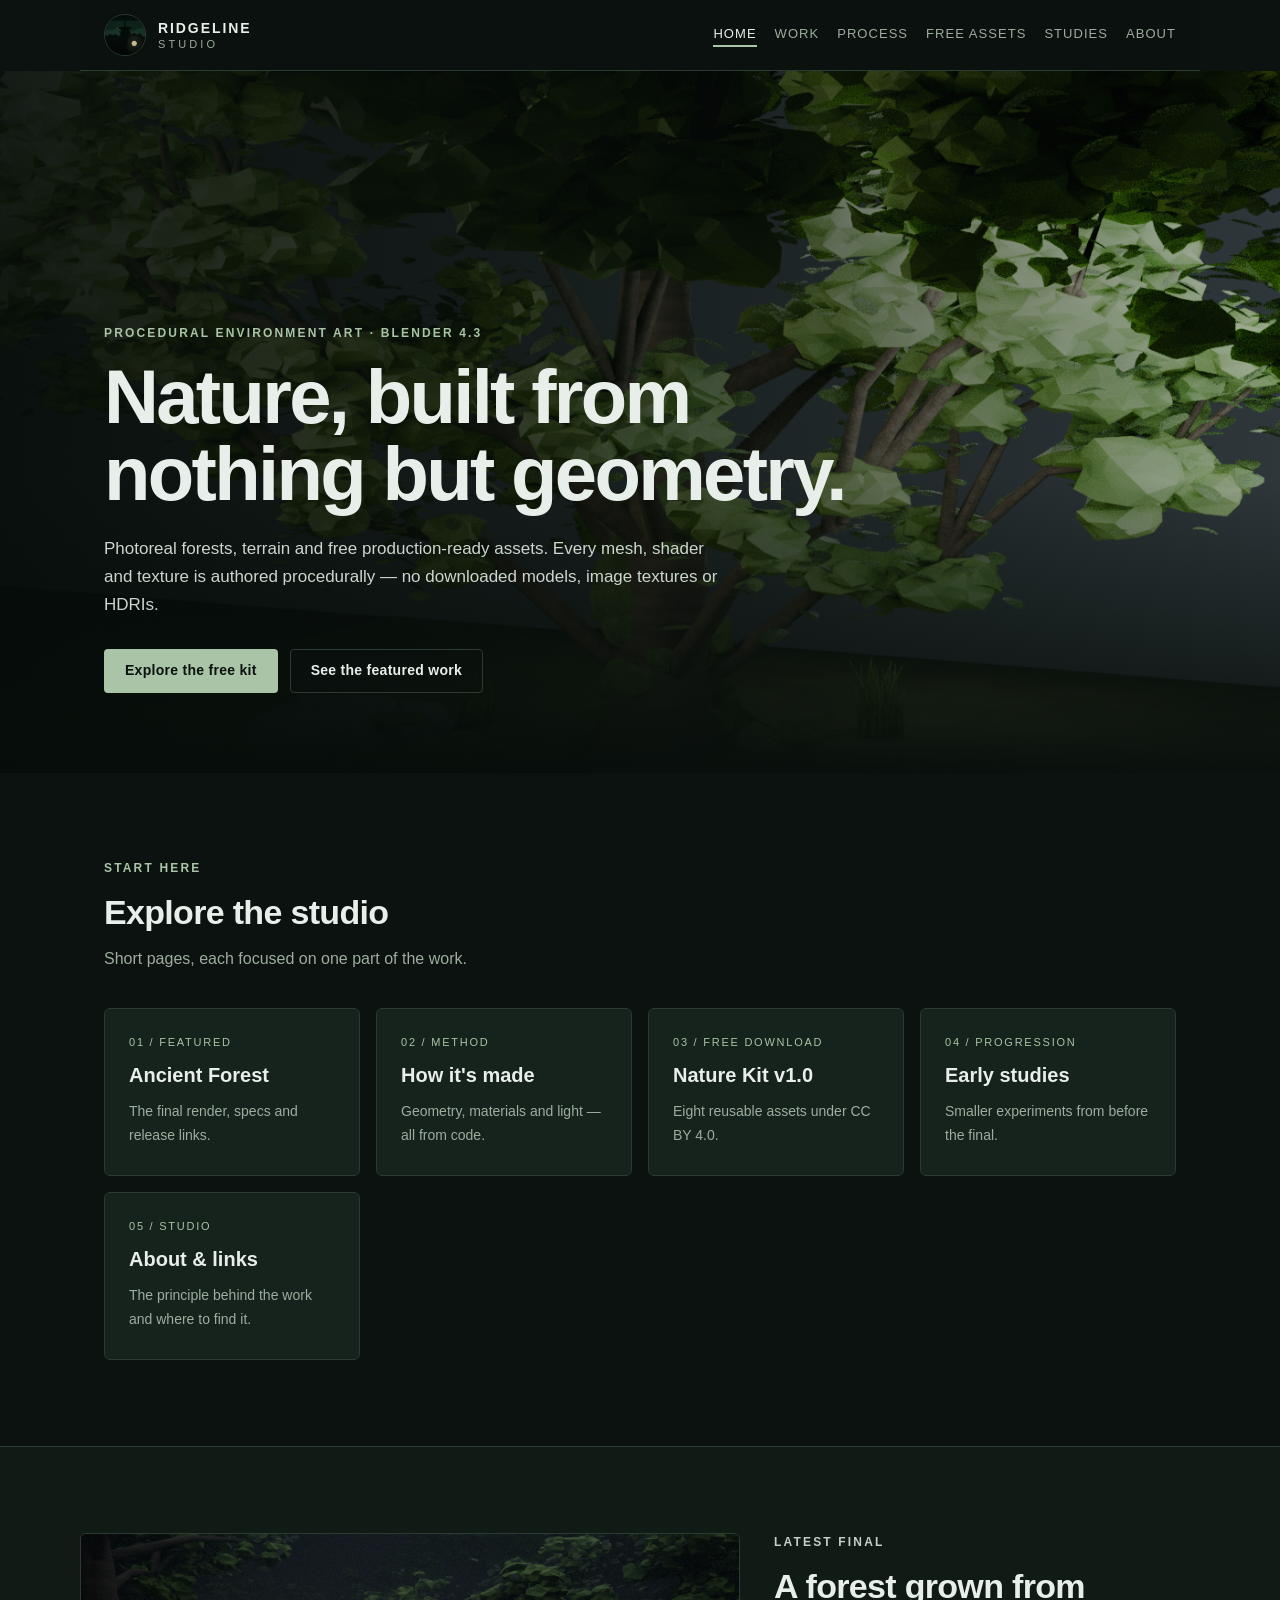
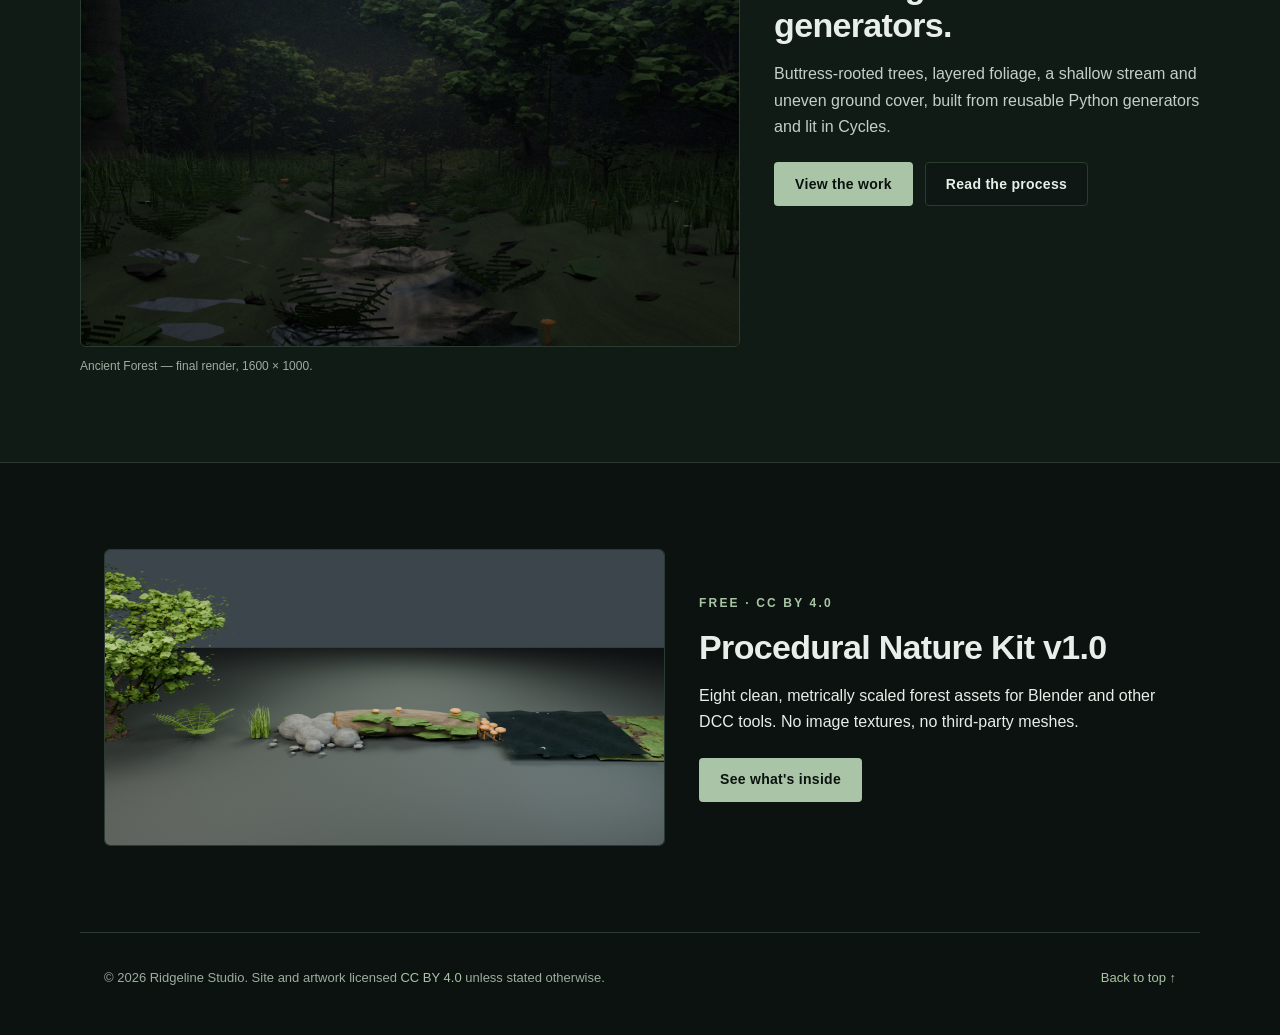
<file: index.html>
<!doctype html>
<html lang="en">
<head>
  <meta charset="utf-8">
  <meta name="viewport" content="width=device-width, initial-scale=1">
  <title>Ridgeline Studio — Procedural Nature Art &amp; Free Blender Assets</title>
  <meta name="description" content="Ridgeline Studio creates photoreal procedural nature environments and free Blender assets, authored entirely in Blender with no downloaded models, image textures or HDRIs.">
  <meta name="author" content="Ridgeline Studio">
  <meta name="robots" content="index, follow, max-image-preview:large">
  <meta name="theme-color" content="#0b120f">
  <link rel="canonical" href="https://ridgeline-studio.github.io/">
  <link rel="sitemap" type="application/xml" href="/sitemap.xml">
  <meta property="og:site_name" content="Ridgeline Studio">
  <meta property="og:title" content="Ridgeline Studio — Procedural Nature Art">
  <meta property="og:description" content="Photoreal procedural environments and a free CC BY 4.0 Blender nature kit.">
  <meta property="og:image" content="https://ridgeline-studio.github.io/hero.png">
  <meta property="og:url" content="https://ridgeline-studio.github.io/">
  <meta property="og:type" content="website">
  <meta name="twitter:card" content="summary_large_image">
  <meta name="twitter:title" content="Ridgeline Studio — Procedural Nature Art">
  <meta name="twitter:description" content="Photoreal procedural environments and a free CC BY 4.0 Blender nature kit.">
  <meta name="twitter:image" content="https://ridgeline-studio.github.io/hero.png">
  <link rel="icon" href="pfp.png" type="image/png">
  <link rel="stylesheet" href="styles.css">
  <script type="application/ld+json">
    {
      "@context": "https://schema.org",
      "@type": "Organization",
      "name": "Ridgeline Studio",
      "url": "https://ridgeline-studio.github.io/",
      "logo": "https://ridgeline-studio.github.io/pfp.png",
      "description": "Procedural environment art and free Blender nature assets.",
      "sameAs": [
        "https://ridgelinestudio.itch.io",
        "https://www.deviantart.com/ridgelinestudio",
        "https://www.pixiv.net/en/users/131241114",
        "https://github.com/ridgeline-studio"
      ]
    }
  </script>
</head>
<body>
  <a class="skip-link" href="#main">Skip to main content</a>

  <header class="site-header">
    <a class="brand" href="index.html" aria-label="Ridgeline Studio home">
      <img src="pfp.png" alt="Ridgeline Studio mark" width="42" height="42">
      <span class="brand-text"><strong>Ridgeline</strong><span>Studio</span></span>
    </a>
    <nav aria-label="Main navigation">
      <a href="index.html" aria-current="page">Home</a>
      <a href="work.html">Work</a>
      <a href="process.html">Process</a>
      <a href="assets.html">Free assets</a>
      <a href="studies.html">Studies</a>
      <a href="about.html">About</a>
    </nav>
  </header>

  <main id="main">
    <section class="hero" aria-labelledby="hero-title">
      <img class="hero-image" src="hero.png" alt="Close-up of a procedurally modelled ancient tree with buttress roots and moss">
      <div class="hero-shade"></div>
      <div class="hero-content">
        <p class="eyebrow">Procedural environment art · Blender 4.3</p>
        <h1 id="hero-title">Nature, built from<br>nothing but geometry.</h1>
        <p class="hero-copy">Photoreal forests, terrain and free production-ready assets. Every mesh, shader and texture is authored procedurally — no downloaded models, image textures or HDRIs.</p>
        <div class="actions">
          <a class="button primary" href="assets.html">Explore the free kit</a>
          <a class="button secondary" href="work.html">See the featured work</a>
        </div>
      </div>
    </section>

    <section class="section" aria-labelledby="explore-title">
      <div class="section-head">
        <p class="eyebrow">Start here</p>
        <h2 id="explore-title">Explore the studio</h2>
        <p>Short pages, each focused on one part of the work.</p>
      </div>
      <div class="cards">
        <a class="card" href="work.html">
          <span class="card-kicker">01 / Featured</span>
          <strong>Ancient Forest</strong>
          <span>The final render, specs and release links.</span>
        </a>
        <a class="card" href="process.html">
          <span class="card-kicker">02 / Method</span>
          <strong>How it's made</strong>
          <span>Geometry, materials and light — all from code.</span>
        </a>
        <a class="card" href="assets.html">
          <span class="card-kicker">03 / Free download</span>
          <strong>Nature Kit v1.0</strong>
          <span>Eight reusable assets under CC BY 4.0.</span>
        </a>
        <a class="card" href="studies.html">
          <span class="card-kicker">04 / Progression</span>
          <strong>Early studies</strong>
          <span>Smaller experiments from before the final.</span>
        </a>
        <a class="card" href="about.html">
          <span class="card-kicker">05 / Studio</span>
          <strong>About &amp; links</strong>
          <span>The principle behind the work and where to find it.</span>
        </a>
      </div>
    </section>

    <section class="section tinted" aria-labelledby="featured-title">
      <div class="feature">
        <figure>
          <img src="forest.png" alt="Ancient forest render with a shallow stream, grasses, roots and dense foliage" loading="lazy" decoding="async">
          <figcaption>Ancient Forest — final render, 1600 × 1000.</figcaption>
        </figure>
        <div class="feature-text">
          <p class="eyebrow">Latest final</p>
          <h2 id="featured-title">A forest grown from generators.</h2>
          <p>Buttress-rooted trees, layered foliage, a shallow stream and uneven ground cover, built from reusable Python generators and lit in Cycles.</p>
          <div class="actions small">
            <a class="button primary" href="work.html">View the work</a>
            <a class="button secondary" href="process.html">Read the process</a>
          </div>
        </div>
      </div>
    </section>

    <section class="section" aria-labelledby="kit-title">
      <div class="kit">
        <img src="kit.png" alt="Contact sheet showing the eight assets in the Procedural Nature Kit" loading="lazy" decoding="async">
        <div class="kit-body">
          <p class="eyebrow">Free · CC BY 4.0</p>
          <h2 id="kit-title">Procedural Nature Kit v1.0</h2>
          <p>Eight clean, metrically scaled forest assets for Blender and other DCC tools. No image textures, no third-party meshes.</p>
          <div class="actions small">
            <a class="button primary" href="assets.html">See what's inside</a>
          </div>
        </div>
      </div>
    </section>
  </main>

  <footer>
    <p>© 2026 Ridgeline Studio. Site and artwork licensed <a href="https://creativecommons.org/licenses/by/4.0/">CC BY 4.0</a> unless stated otherwise.</p>
    <p><a href="#main">Back to top ↑</a></p>
  </footer>
</body>
</html>
</file>
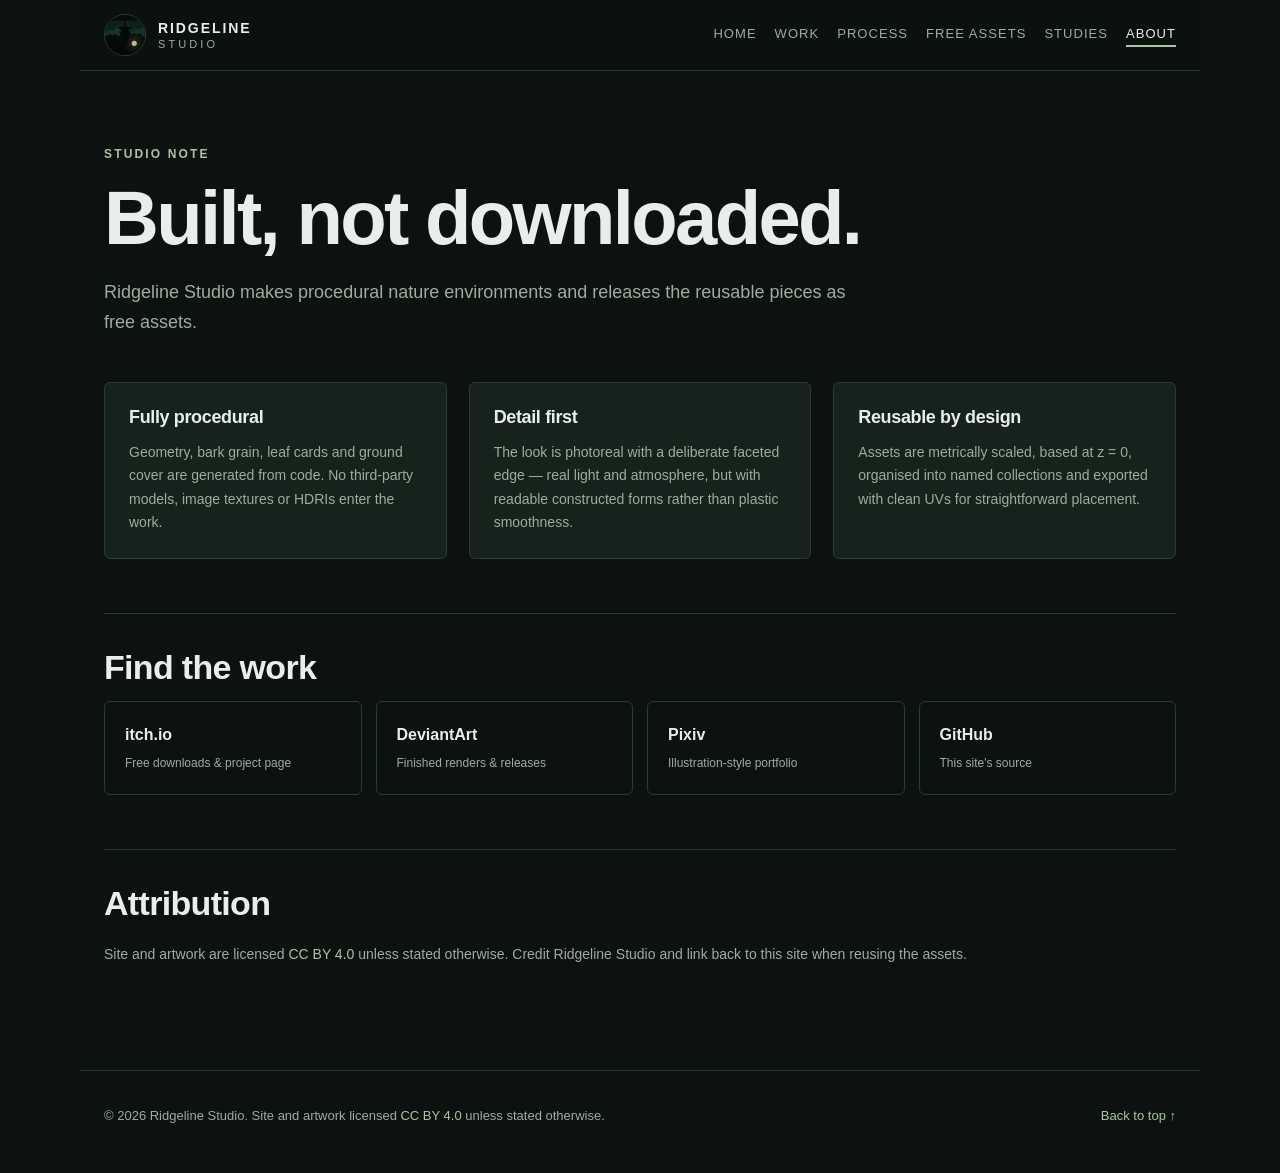
<file: about.html>
<!doctype html>
<html lang="en">
<head>
  <meta charset="utf-8">
  <meta name="viewport" content="width=device-width, initial-scale=1">
  <title>About &amp; Links — Ridgeline Studio</title>
  <meta name="description" content="The principle behind Ridgeline Studio: fully procedural nature art and free Blender assets, plus links to the work across platforms.">
  <meta name="author" content="Ridgeline Studio">
  <meta name="robots" content="index, follow">
  <meta name="theme-color" content="#0b120f">
  <link rel="canonical" href="https://ridgeline-studio.github.io/about.html">
  <link rel="sitemap" type="application/xml" href="/sitemap.xml">
  <meta property="og:title" content="About &amp; Links — Ridgeline Studio">
  <meta property="og:description" content="Built, not downloaded. Procedural environment art and free Blender assets.">
  <meta property="og:image" content="https://ridgeline-studio.github.io/pfp.png">
  <meta property="og:url" content="https://ridgeline-studio.github.io/about.html">
  <meta property="og:type" content="website">
  <meta name="twitter:card" content="summary">
  <link rel="icon" href="pfp.png" type="image/png">
  <link rel="stylesheet" href="styles.css">
</head>
<body>
  <a class="skip-link" href="#main">Skip to main content</a>
  <header class="site-header">
    <a class="brand" href="index.html" aria-label="Ridgeline Studio home">
      <img src="pfp.png" alt="Ridgeline Studio mark" width="42" height="42">
      <span class="brand-text"><strong>Ridgeline</strong><span>Studio</span></span>
    </a>
    <nav aria-label="Main navigation">
      <a href="index.html">Home</a>
      <a href="work.html">Work</a>
      <a href="process.html">Process</a>
      <a href="assets.html">Free assets</a>
      <a href="studies.html">Studies</a>
      <a href="about.html" aria-current="page">About</a>
    </nav>
  </header>

  <main id="main">
    <section class="page" aria-labelledby="about-title">
      <div class="page-head">
        <p class="eyebrow">Studio note</p>
        <h1 id="about-title">Built, not downloaded.</h1>
        <p>Ridgeline Studio makes procedural nature environments and releases the reusable pieces as free assets.</p>
      </div>

      <div class="about-grid">
        <article>
          <h2>Fully procedural</h2>
          <p>Geometry, bark grain, leaf cards and ground cover are generated from code. No third-party models, image textures or HDRIs enter the work.</p>
        </article>
        <article>
          <h2>Detail first</h2>
          <p>The look is photoreal with a deliberate faceted edge — real light and atmosphere, but with readable constructed forms rather than plastic smoothness.</p>
        </article>
        <article>
          <h2>Reusable by design</h2>
          <p>Assets are metrically scaled, based at z = 0, organised into named collections and exported with clean UVs for straightforward placement.</p>
        </article>
      </div>

      <div class="sub-block">
        <h2>Find the work</h2>
        <div class="link-grid">
          <a href="https://ridgelinestudio.itch.io">
            <strong>itch.io</strong>
            <span>Free downloads &amp; project page</span>
          </a>
          <a href="https://www.deviantart.com/ridgelinestudio">
            <strong>DeviantArt</strong>
            <span>Finished renders &amp; releases</span>
          </a>
          <a href="https://www.pixiv.net/en/users/131241114">
            <strong>Pixiv</strong>
            <span>Illustration-style portfolio</span>
          </a>
          <a href="https://github.com/ridgeline-studio/ridgeline-studio.github.io">
            <strong>GitHub</strong>
            <span>This site's source</span>
          </a>
        </div>
      </div>

      <div class="sub-block">
        <h2>Attribution</h2>
        <p class="note">Site and artwork are licensed <a href="https://creativecommons.org/licenses/by/4.0/">CC BY 4.0</a> unless stated otherwise. Credit Ridgeline Studio and link back to this site when reusing the assets.</p>
      </div>
    </section>
  </main>

  <footer>
    <p>© 2026 Ridgeline Studio. Site and artwork licensed <a href="https://creativecommons.org/licenses/by/4.0/">CC BY 4.0</a> unless stated otherwise.</p>
    <p><a href="#main">Back to top ↑</a></p>
  </footer>
</body>
</html>
</file>
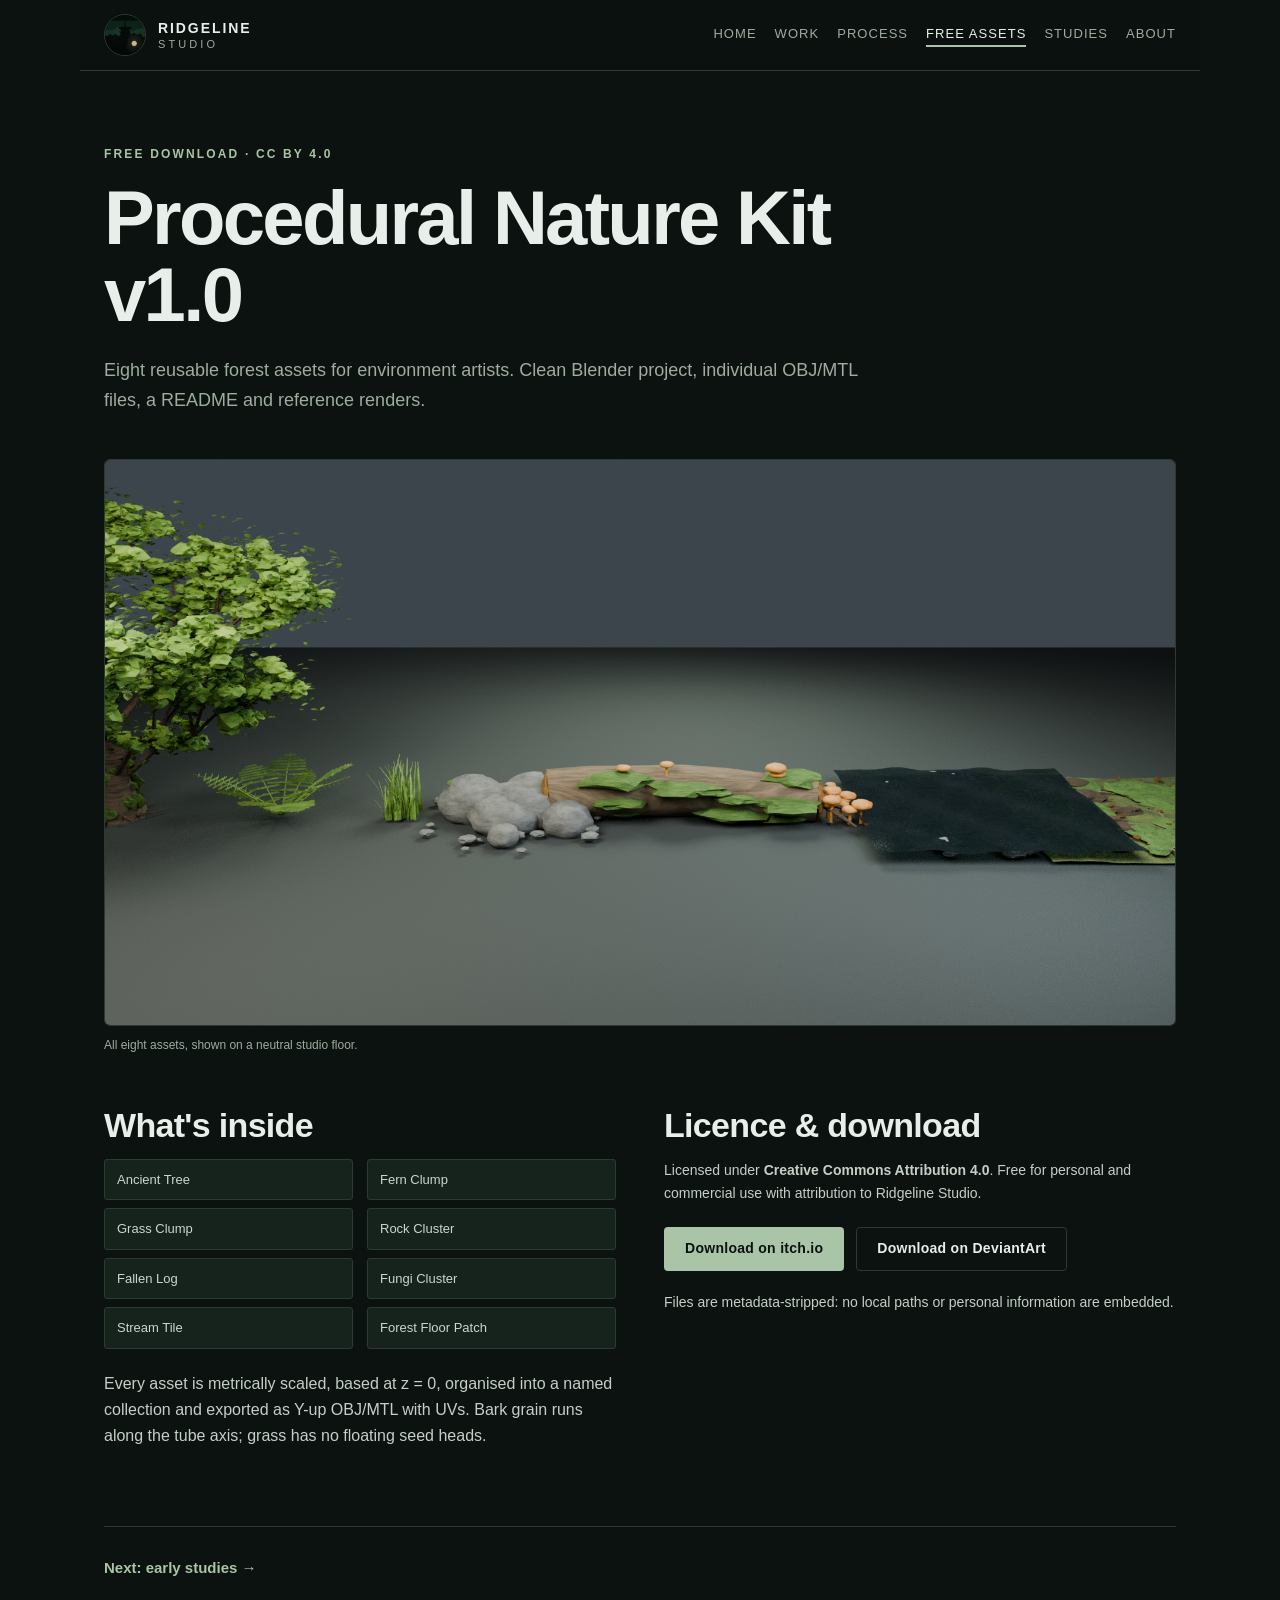
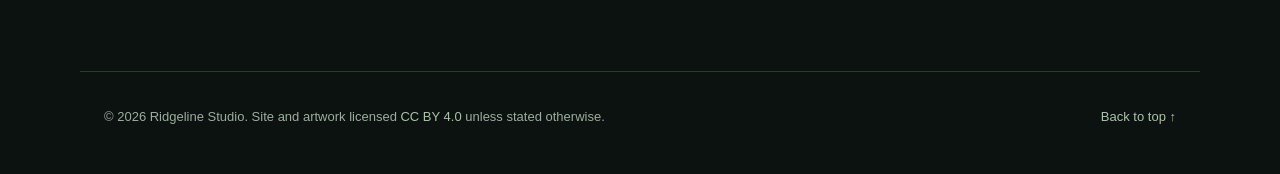
<file: assets.html>
<!doctype html>
<html lang="en">
<head>
  <meta charset="utf-8">
  <meta name="viewport" content="width=device-width, initial-scale=1">
  <title>Free Assets — Ridgeline Studio</title>
  <meta name="description" content="Download the Procedural Nature Kit v1.0: eight CC BY 4.0 forest assets for Blender, with OBJ/MTL files, a Blender project and reference renders.">
  <meta name="author" content="Ridgeline Studio">
  <meta name="robots" content="index, follow, max-image-preview:large">
  <meta name="theme-color" content="#0b120f">
  <link rel="canonical" href="https://ridgeline-studio.github.io/assets.html">
  <link rel="sitemap" type="application/xml" href="/sitemap.xml">
  <meta property="og:title" content="Procedural Nature Kit v1.0 — Ridgeline Studio">
  <meta property="og:description" content="Eight reusable forest assets for Blender, free under CC BY 4.0.">
  <meta property="og:image" content="https://ridgeline-studio.github.io/kit.png">
  <meta property="og:url" content="https://ridgeline-studio.github.io/assets.html">
  <meta property="og:type" content="website">
  <meta name="twitter:card" content="summary_large_image">
  <meta name="twitter:title" content="Procedural Nature Kit v1.0">
  <meta name="twitter:description" content="Eight reusable forest assets for Blender, free under CC BY 4.0.">
  <meta name="twitter:image" content="https://ridgeline-studio.github.io/kit.png">
  <link rel="icon" href="pfp.png" type="image/png">
  <link rel="stylesheet" href="styles.css">
</head>
<body>
  <a class="skip-link" href="#main">Skip to main content</a>
  <header class="site-header">
    <a class="brand" href="index.html" aria-label="Ridgeline Studio home">
      <img src="pfp.png" alt="Ridgeline Studio mark" width="42" height="42">
      <span class="brand-text"><strong>Ridgeline</strong><span>Studio</span></span>
    </a>
    <nav aria-label="Main navigation">
      <a href="index.html">Home</a>
      <a href="work.html">Work</a>
      <a href="process.html">Process</a>
      <a href="assets.html" aria-current="page">Free assets</a>
      <a href="studies.html">Studies</a>
      <a href="about.html">About</a>
    </nav>
  </header>

  <main id="main">
    <section class="page" aria-labelledby="assets-title">
      <div class="page-head">
        <p class="eyebrow">Free download · CC BY 4.0</p>
        <h1 id="assets-title">Procedural Nature Kit v1.0</h1>
        <p>Eight reusable forest assets for environment artists. Clean Blender project, individual OBJ/MTL files, a README and reference renders.</p>
      </div>

      <figure class="wide-figure">
        <img src="kit.png" alt="Contact sheet showing the eight assets in the Procedural Nature Kit">
        <figcaption>All eight assets, shown on a neutral studio floor.</figcaption>
      </figure>

      <div class="columns">
        <div>
          <h2>What's inside</h2>
          <div class="asset-grid">
            <span>Ancient Tree</span>
            <span>Fern Clump</span>
            <span>Grass Clump</span>
            <span>Rock Cluster</span>
            <span>Fallen Log</span>
            <span>Fungi Cluster</span>
            <span>Stream Tile</span>
            <span>Forest Floor Patch</span>
          </div>
          <p>Every asset is metrically scaled, based at z = 0, organised into a named collection and exported as Y-up OBJ/MTL with UVs. Bark grain runs along the tube axis; grass has no floating seed heads.</p>
        </div>
        <div>
          <h2>Licence &amp; download</h2>
          <p class="licence">Licensed under <strong>Creative Commons Attribution 4.0</strong>. Free for personal and commercial use with attribution to Ridgeline Studio.</p>
          <div class="actions small">
            <a class="button primary" href="https://ridgelinestudio.itch.io/procedural-nature-kit">Download on itch.io</a>
            <a class="button secondary" href="https://www.deviantart.com/ridgelinestudio/art/Procedural-Nature-Kit-%E2%80%94-8-Forest-Assets-%28Blender-OBJ%29-1412714314">Download on DeviantArt</a>
          </div>
          <p class="note">Files are metadata-stripped: no local paths or personal information are embedded.</p>
        </div>
      </div>

      <div class="next-link">
        <a href="studies.html">Next: early studies →</a>
      </div>
    </section>
  </main>

  <footer>
    <p>© 2026 Ridgeline Studio. Site and artwork licensed <a href="https://creativecommons.org/licenses/by/4.0/">CC BY 4.0</a> unless stated otherwise.</p>
    <p><a href="#main">Back to top ↑</a></p>
  </footer>
</body>
</html>
</file>
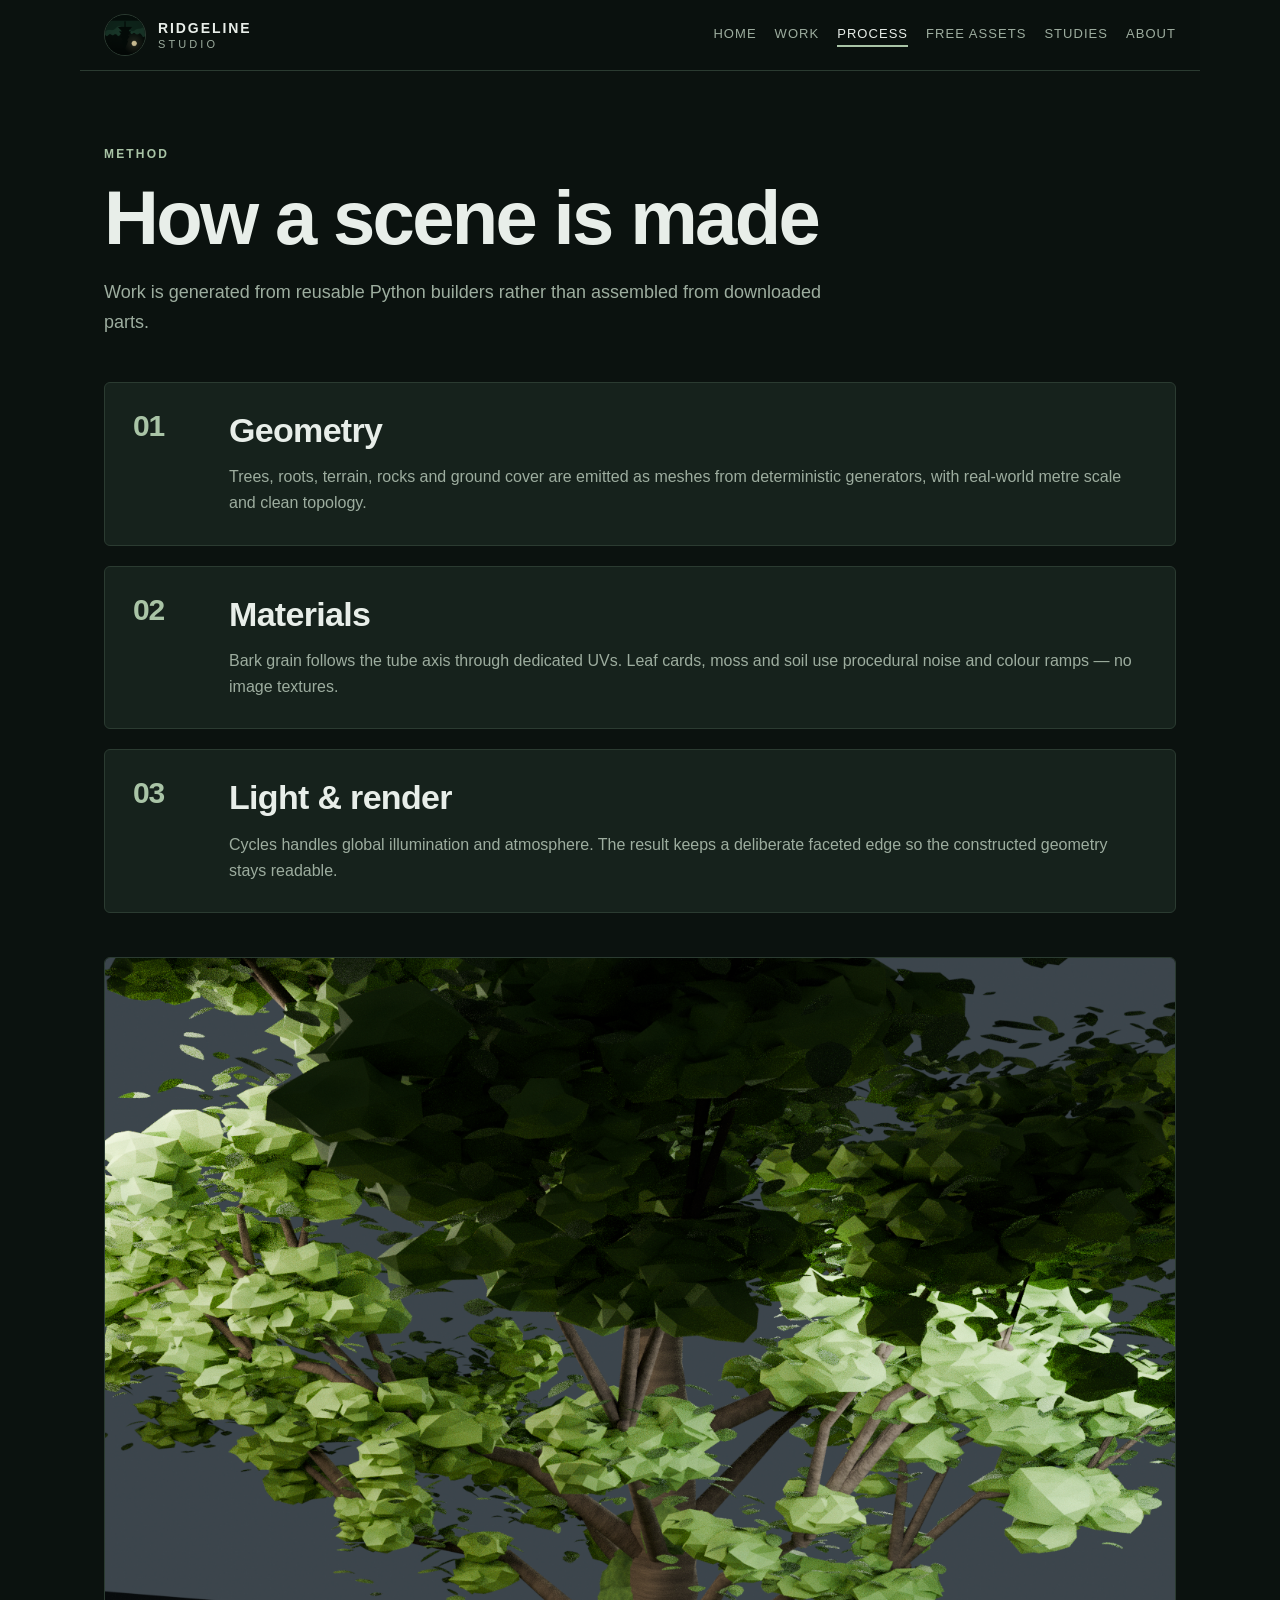
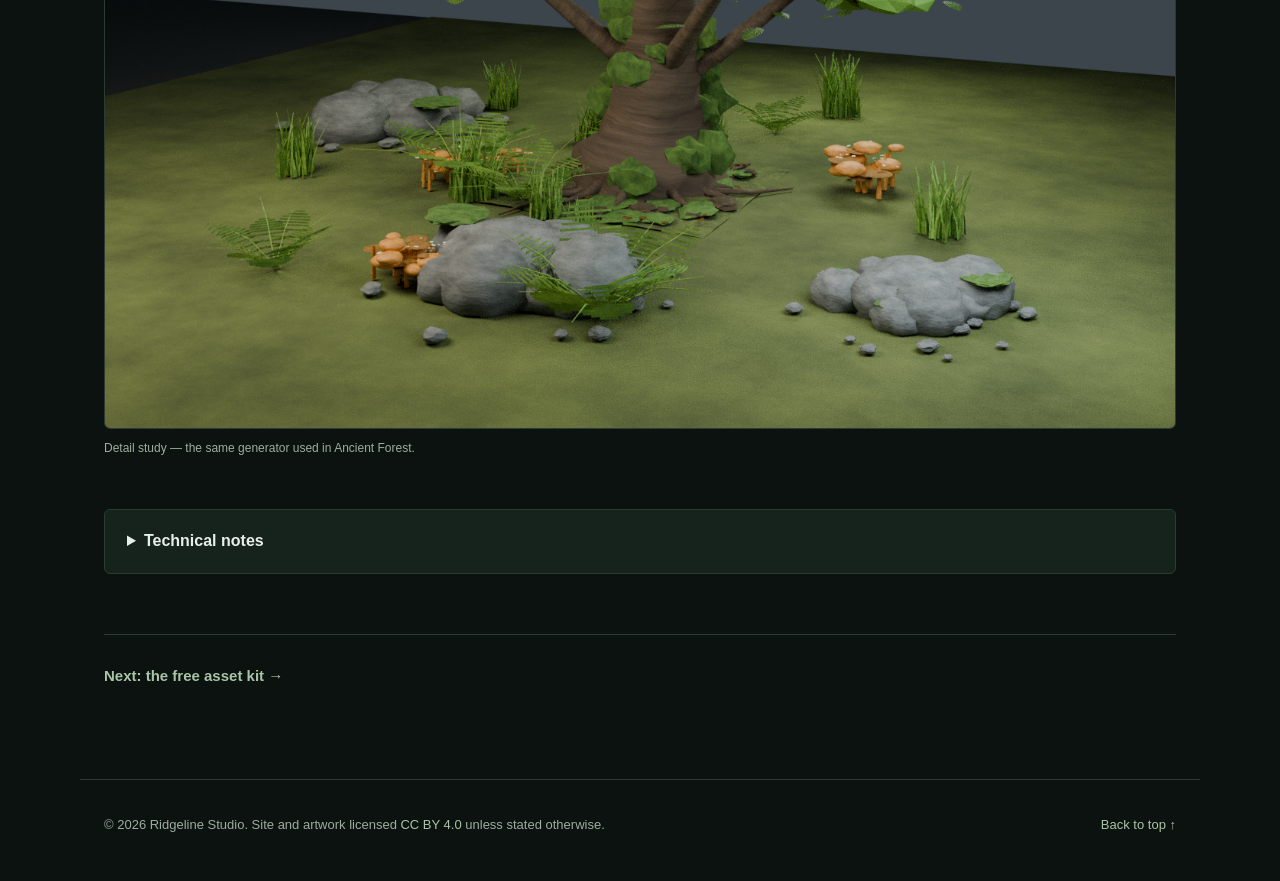
<file: process.html>
<!doctype html>
<html lang="en">
<head>
  <meta charset="utf-8">
  <meta name="viewport" content="width=device-width, initial-scale=1">
  <title>Process — Ridgeline Studio</title>
  <meta name="description" content="How Ridgeline Studio builds procedural nature scenes: geometry generators, shader materials, and Cycles lighting, with technical notes.">
  <meta name="author" content="Ridgeline Studio">
  <meta name="robots" content="index, follow">
  <meta name="theme-color" content="#0b120f">
  <link rel="canonical" href="https://ridgeline-studio.github.io/process.html">
  <link rel="sitemap" type="application/xml" href="/sitemap.xml">
  <meta property="og:title" content="Process — Ridgeline Studio">
  <meta property="og:description" content="Scenes generated from reusable Python builders rather than downloaded parts.">
  <meta property="og:image" content="https://ridgeline-studio.github.io/hero.png">
  <meta property="og:url" content="https://ridgeline-studio.github.io/process.html">
  <meta property="og:type" content="website">
  <meta name="twitter:card" content="summary_large_image">
  <link rel="icon" href="pfp.png" type="image/png">
  <link rel="stylesheet" href="styles.css">
</head>
<body>
  <a class="skip-link" href="#main">Skip to main content</a>
  <header class="site-header">
    <a class="brand" href="index.html" aria-label="Ridgeline Studio home">
      <img src="pfp.png" alt="Ridgeline Studio mark" width="42" height="42">
      <span class="brand-text"><strong>Ridgeline</strong><span>Studio</span></span>
    </a>
    <nav aria-label="Main navigation">
      <a href="index.html">Home</a>
      <a href="work.html">Work</a>
      <a href="process.html" aria-current="page">Process</a>
      <a href="assets.html">Free assets</a>
      <a href="studies.html">Studies</a>
      <a href="about.html">About</a>
    </nav>
  </header>

  <main id="main">
    <section class="page" aria-labelledby="process-title">
      <div class="page-head">
        <p class="eyebrow">Method</p>
        <h1 id="process-title">How a scene is made</h1>
        <p>Work is generated from reusable Python builders rather than assembled from downloaded parts.</p>
      </div>

      <ol class="process-list">
        <li>
          <span class="step" aria-hidden="true">01</span>
          <div>
            <h2>Geometry</h2>
            <p>Trees, roots, terrain, rocks and ground cover are emitted as meshes from deterministic generators, with real-world metre scale and clean topology.</p>
          </div>
        </li>
        <li>
          <span class="step" aria-hidden="true">02</span>
          <div>
            <h2>Materials</h2>
            <p>Bark grain follows the tube axis through dedicated UVs. Leaf cards, moss and soil use procedural noise and colour ramps — no image textures.</p>
          </div>
        </li>
        <li>
          <span class="step" aria-hidden="true">03</span>
          <div>
            <h2>Light &amp; render</h2>
            <p>Cycles handles global illumination and atmosphere. The result keeps a deliberate faceted edge so the constructed geometry stays readable.</p>
          </div>
        </li>
      </ol>

      <figure class="wide-figure">
        <img src="hero.png" alt="Detail of a procedurally modelled ancient tree with buttress roots and moss" loading="lazy" decoding="async">
        <figcaption>Detail study — the same generator used in Ancient Forest.</figcaption>
      </figure>

      <details class="technical">
        <summary>Technical notes</summary>
        <p>Blender 4.3.2 · Cycles CPU · 12 threads · no third-party models, image textures or HDRIs. Assets are based at z = 0, metrically scaled and exported as Y-up OBJ/MTL with UVs. Denoising is disabled because the build has no OpenImageDenoise.</p>
      </details>

      <div class="next-link">
        <a href="assets.html">Next: the free asset kit →</a>
      </div>
    </section>
  </main>

  <footer>
    <p>© 2026 Ridgeline Studio. Site and artwork licensed <a href="https://creativecommons.org/licenses/by/4.0/">CC BY 4.0</a> unless stated otherwise.</p>
    <p><a href="#main">Back to top ↑</a></p>
  </footer>
</body>
</html>
</file>
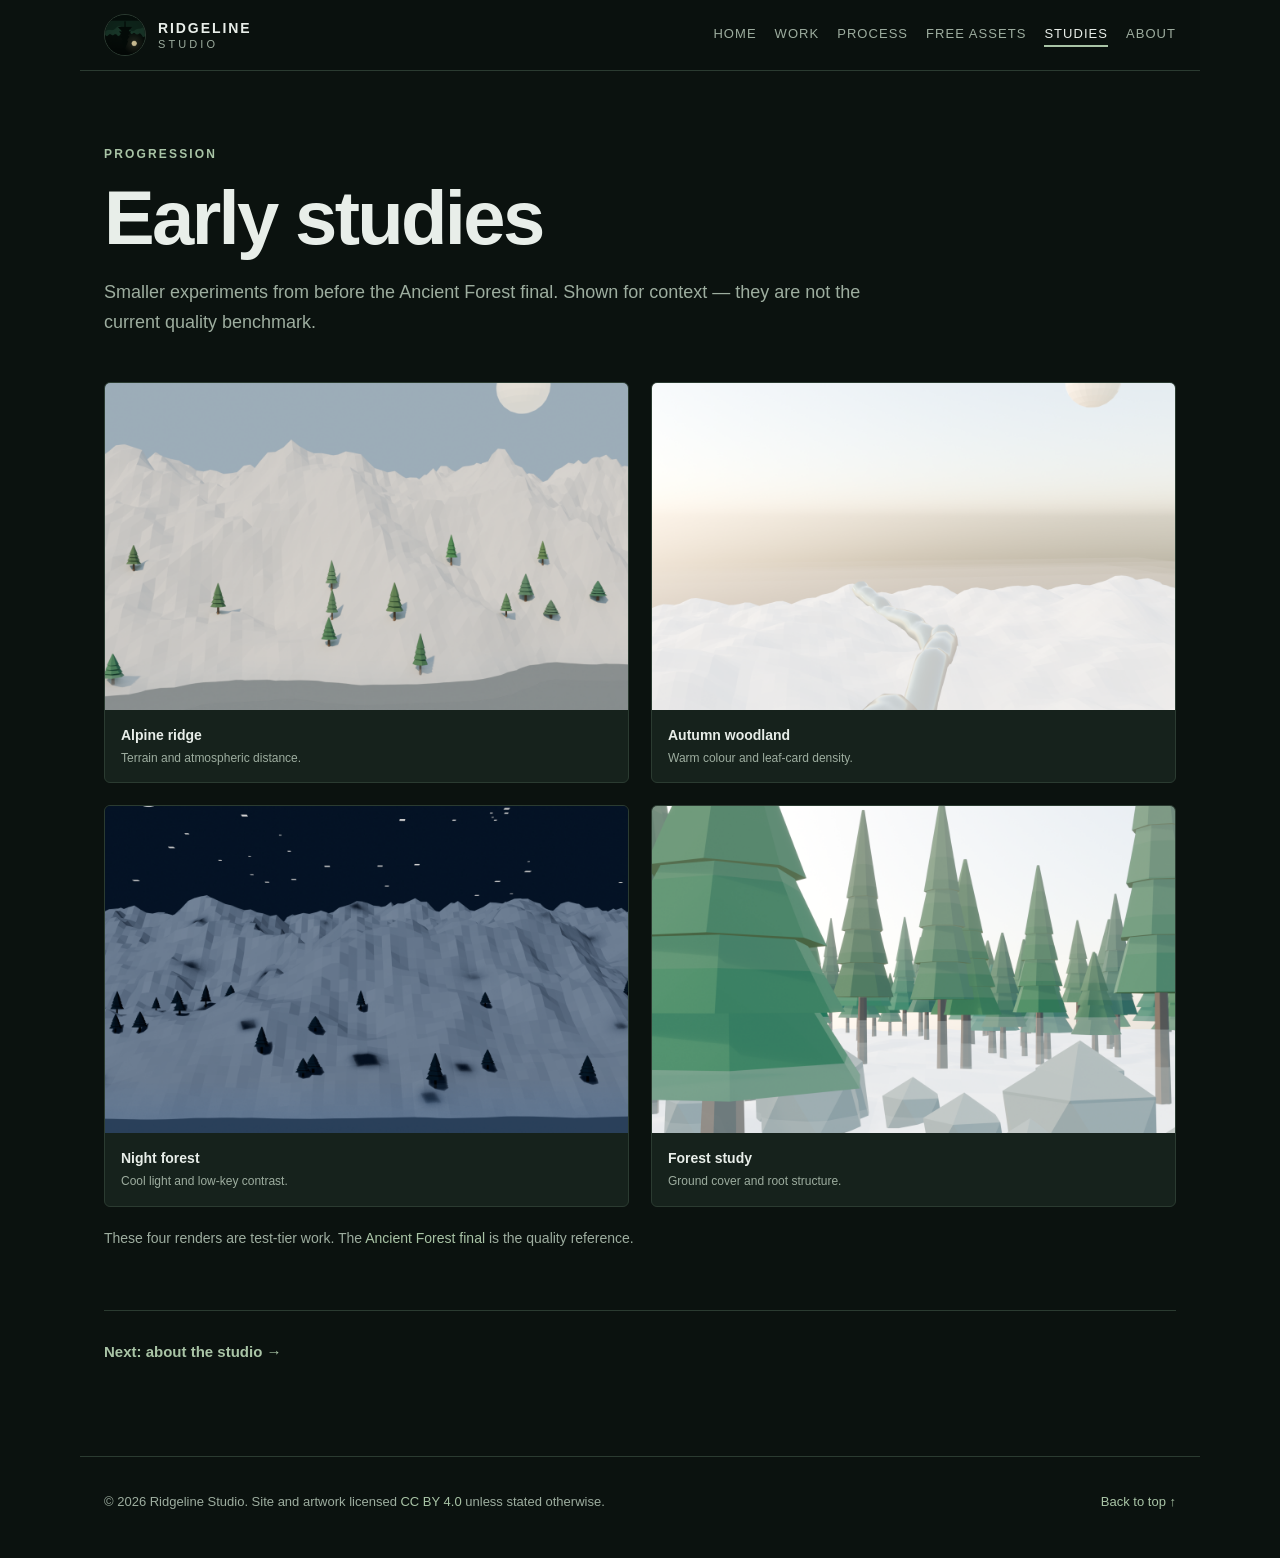
<file: studies.html>
<!doctype html>
<html lang="en">
<head>
  <meta charset="utf-8">
  <meta name="viewport" content="width=device-width, initial-scale=1">
  <title>Early Studies — Ridgeline Studio</title>
  <meta name="description" content="Early procedural studies by Ridgeline Studio, shown for context as the progression toward the Ancient Forest final.">
  <meta name="author" content="Ridgeline Studio">
  <meta name="robots" content="index, follow">
  <meta name="theme-color" content="#0b120f">
  <link rel="canonical" href="https://ridgeline-studio.github.io/studies.html">
  <link rel="sitemap" type="application/xml" href="/sitemap.xml">
  <meta property="og:title" content="Early Studies — Ridgeline Studio">
  <meta property="og:description" content="Smaller procedural experiments from before the Ancient Forest final.">
  <meta property="og:image" content="https://ridgeline-studio.github.io/study-forest.png">
  <meta property="og:url" content="https://ridgeline-studio.github.io/studies.html">
  <meta property="og:type" content="website">
  <meta name="twitter:card" content="summary_large_image">
  <link rel="icon" href="pfp.png" type="image/png">
  <link rel="stylesheet" href="styles.css">
</head>
<body>
  <a class="skip-link" href="#main">Skip to main content</a>
  <header class="site-header">
    <a class="brand" href="index.html" aria-label="Ridgeline Studio home">
      <img src="pfp.png" alt="Ridgeline Studio mark" width="42" height="42">
      <span class="brand-text"><strong>Ridgeline</strong><span>Studio</span></span>
    </a>
    <nav aria-label="Main navigation">
      <a href="index.html">Home</a>
      <a href="work.html">Work</a>
      <a href="process.html">Process</a>
      <a href="assets.html">Free assets</a>
      <a href="studies.html" aria-current="page">Studies</a>
      <a href="about.html">About</a>
    </nav>
  </header>

  <main id="main">
    <section class="page" aria-labelledby="studies-title">
      <div class="page-head">
        <p class="eyebrow">Progression</p>
        <h1 id="studies-title">Early studies</h1>
        <p>Smaller experiments from before the Ancient Forest final. Shown for context — they are not the current quality benchmark.</p>
      </div>

      <div class="study-grid">
        <figure>
          <img src="study-alpine.png" alt="Early alpine ridge render under a pale sky" loading="lazy" decoding="async">
          <figcaption><strong>Alpine ridge</strong><span>Terrain and atmospheric distance.</span></figcaption>
        </figure>
        <figure>
          <img src="study-autumn.png" alt="Early autumn woodland render with warm foliage" loading="lazy" decoding="async">
          <figcaption><strong>Autumn woodland</strong><span>Warm colour and leaf-card density.</span></figcaption>
        </figure>
        <figure>
          <img src="study-night.png" alt="Early night-time forest render with cool light" loading="lazy" decoding="async">
          <figcaption><strong>Night forest</strong><span>Cool light and low-key contrast.</span></figcaption>
        </figure>
        <figure>
          <img src="study-forest.png" alt="Early forest floor study with simplified trees" loading="lazy" decoding="async">
          <figcaption><strong>Forest study</strong><span>Ground cover and root structure.</span></figcaption>
        </figure>
      </div>

      <p class="note">These four renders are test-tier work. The <a href="work.html">Ancient Forest final</a> is the quality reference.</p>

      <div class="next-link">
        <a href="about.html">Next: about the studio →</a>
      </div>
    </section>
  </main>

  <footer>
    <p>© 2026 Ridgeline Studio. Site and artwork licensed <a href="https://creativecommons.org/licenses/by/4.0/">CC BY 4.0</a> unless stated otherwise.</p>
    <p><a href="#main">Back to top ↑</a></p>
  </footer>
</body>
</html>
</file>
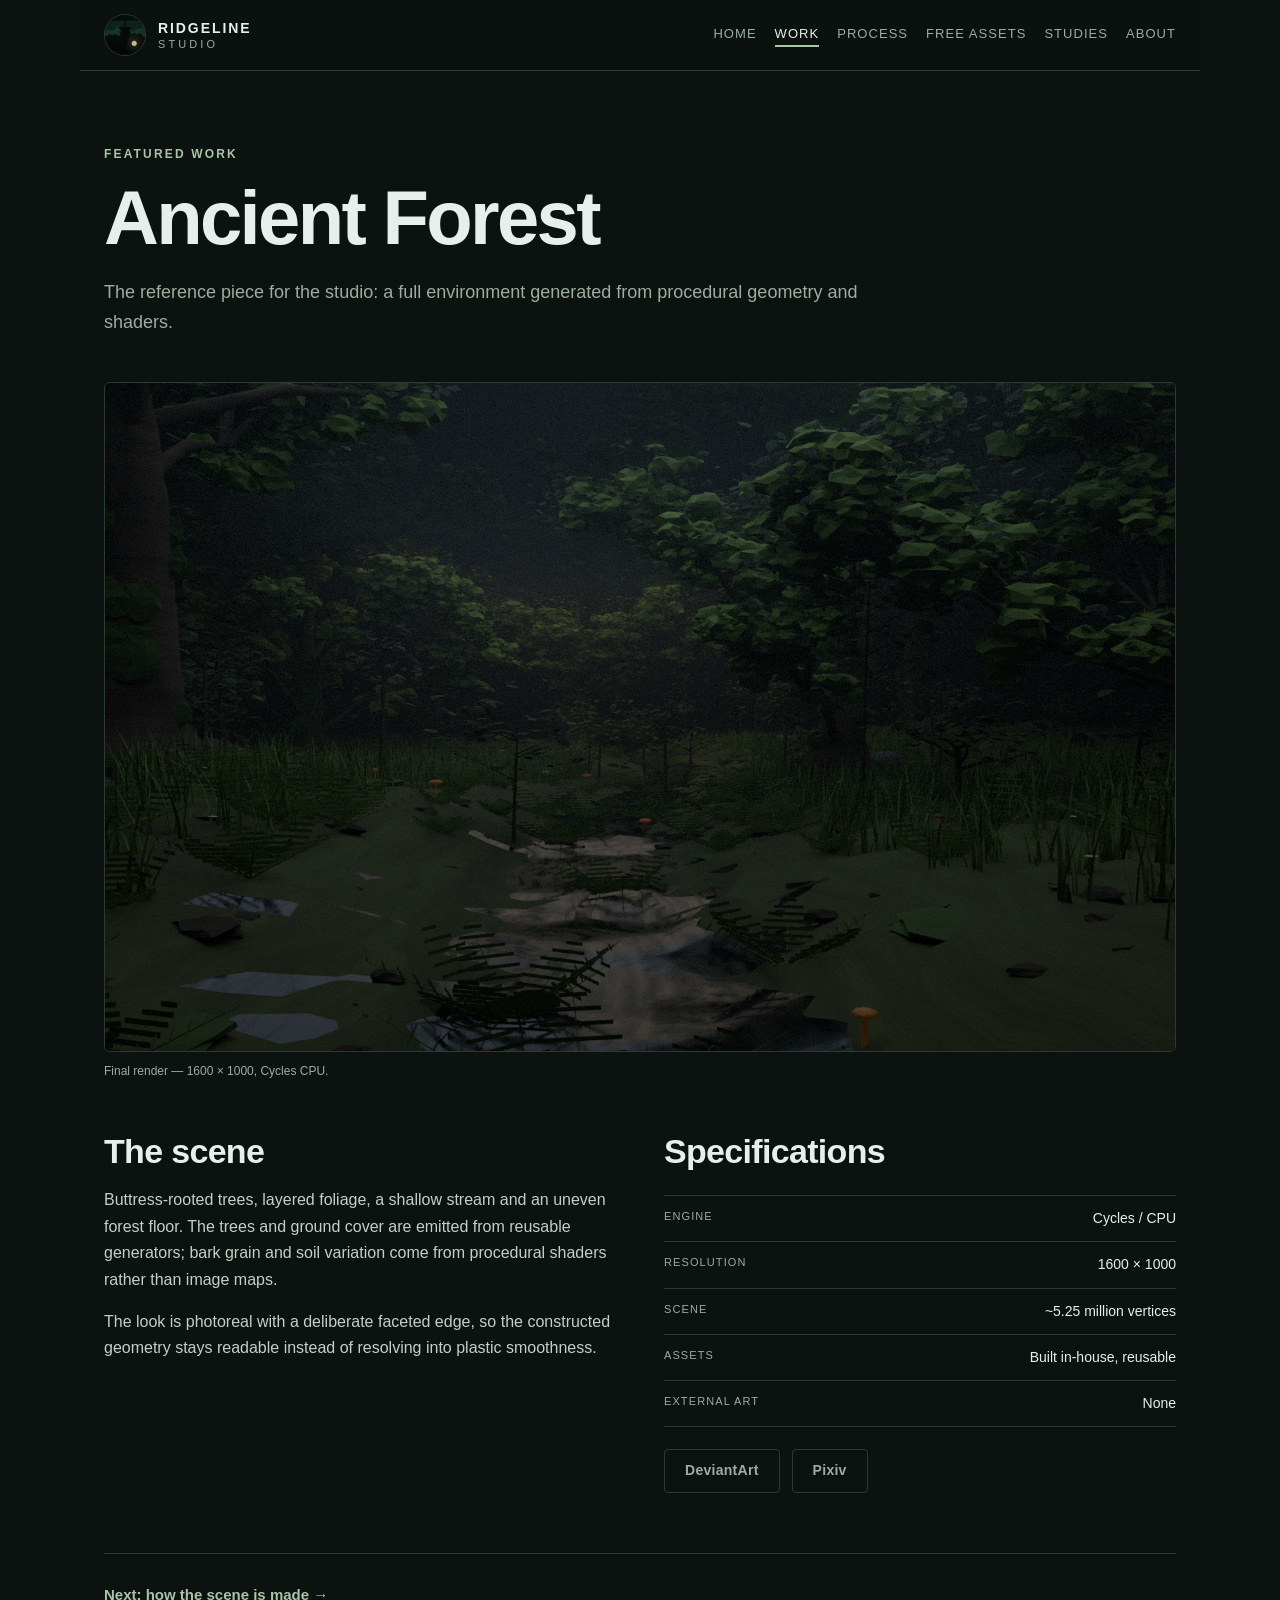
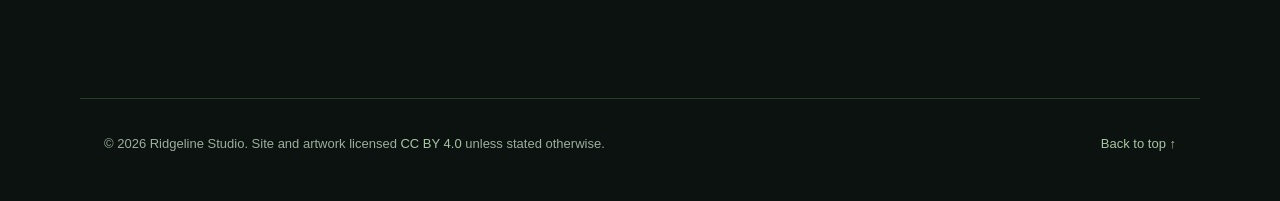
<file: work.html>
<!doctype html>
<html lang="en">
<head>
  <meta charset="utf-8">
  <meta name="viewport" content="width=device-width, initial-scale=1">
  <title>Work — Ridgeline Studio</title>
  <meta name="description" content="Ancient Forest: a fully procedural photoreal environment render by Ridgeline Studio, with technical specs and release links.">
  <meta name="author" content="Ridgeline Studio">
  <meta name="robots" content="index, follow, max-image-preview:large">
  <meta name="theme-color" content="#0b120f">
  <link rel="canonical" href="https://ridgeline-studio.github.io/work.html">
  <link rel="sitemap" type="application/xml" href="/sitemap.xml">
  <meta property="og:title" content="Ancient Forest — Ridgeline Studio">
  <meta property="og:description" content="A fully procedural photoreal forest render, built entirely in Blender.">
  <meta property="og:image" content="https://ridgeline-studio.github.io/forest.png">
  <meta property="og:url" content="https://ridgeline-studio.github.io/work.html">
  <meta property="og:type" content="website">
  <meta name="twitter:card" content="summary_large_image">
  <meta name="twitter:title" content="Ancient Forest — Ridgeline Studio">
  <meta name="twitter:description" content="A fully procedural photoreal forest render, built entirely in Blender.">
  <meta name="twitter:image" content="https://ridgeline-studio.github.io/forest.png">
  <link rel="icon" href="pfp.png" type="image/png">
  <link rel="stylesheet" href="styles.css">
</head>
<body>
  <a class="skip-link" href="#main">Skip to main content</a>
  <header class="site-header">
    <a class="brand" href="index.html" aria-label="Ridgeline Studio home">
      <img src="pfp.png" alt="Ridgeline Studio mark" width="42" height="42">
      <span class="brand-text"><strong>Ridgeline</strong><span>Studio</span></span>
    </a>
    <nav aria-label="Main navigation">
      <a href="index.html">Home</a>
      <a href="work.html" aria-current="page">Work</a>
      <a href="process.html">Process</a>
      <a href="assets.html">Free assets</a>
      <a href="studies.html">Studies</a>
      <a href="about.html">About</a>
    </nav>
  </header>

  <main id="main">
    <section class="page" aria-labelledby="work-title">
      <div class="page-head">
        <p class="eyebrow">Featured work</p>
        <h1 id="work-title">Ancient Forest</h1>
        <p>The reference piece for the studio: a full environment generated from procedural geometry and shaders.</p>
      </div>

      <figure class="wide-figure">
        <img src="forest.png" alt="Ancient forest render with a shallow stream, grasses, roots and dense foliage">
        <figcaption>Final render — 1600 × 1000, Cycles CPU.</figcaption>
      </figure>

      <div class="columns">
        <div>
          <h2>The scene</h2>
          <p>Buttress-rooted trees, layered foliage, a shallow stream and an uneven forest floor. The trees and ground cover are emitted from reusable generators; bark grain and soil variation come from procedural shaders rather than image maps.</p>
          <p>The look is photoreal with a deliberate faceted edge, so the constructed geometry stays readable instead of resolving into plastic smoothness.</p>
        </div>
        <div>
          <h2>Specifications</h2>
          <ul class="specs">
            <li><span>Engine</span> Cycles / CPU</li>
            <li><span>Resolution</span> 1600 × 1000</li>
            <li><span>Scene</span> ~5.25 million vertices</li>
            <li><span>Assets</span> Built in-house, reusable</li>
            <li><span>External art</span> None</li>
          </ul>
          <div class="actions small">
            <a class="button ghost" href="https://www.deviantart.com/ridgelinestudio/art/1412686502">DeviantArt</a>
            <a class="button ghost" href="https://www.pixiv.net/en/artworks/152338282">Pixiv</a>
          </div>
        </div>
      </div>

      <div class="next-link">
        <a href="process.html">Next: how the scene is made →</a>
      </div>
    </section>
  </main>

  <footer>
    <p>© 2026 Ridgeline Studio. Site and artwork licensed <a href="https://creativecommons.org/licenses/by/4.0/">CC BY 4.0</a> unless stated otherwise.</p>
    <p><a href="#main">Back to top ↑</a></p>
  </footer>
</body>
</html>
</file>
<file: styles.css>
:root {
  --bg: #0b120f;
  --bg-soft: #111b16;
  --panel: #16221c;
  --line: #2b3b31;
  --text: #e8eee9;
  --muted: #9dad9f;
  --accent: #a9c4a6;
  --accent-strong: #d8c9a3;
  --max: 1120px;
}

* { box-sizing: border-box; }
@media (prefers-reduced-motion: no-preference) {
  html { scroll-behavior: smooth; }
}
body {
  margin: 0;
  background: var(--bg);
  color: var(--text);
  font: 16px/1.65 -apple-system, BlinkMacSystemFont, "Segoe UI", Roboto, Helvetica, Arial, sans-serif;
  -webkit-font-smoothing: antialiased;
}
img { max-width: 100%; display: block; }
a { color: var(--accent); text-decoration: none; }
a:hover { color: #fff; }

.skip-link {
  position: absolute;
  left: 16px;
  top: -100px;
  z-index: 100;
  padding: 12px 18px;
  border-radius: 4px;
  background: var(--accent);
  color: #0b120f;
  font-weight: 700;
}
.skip-link:focus { top: 12px; }

:focus-visible {
  outline: 3px solid var(--accent-strong);
  outline-offset: 3px;
}

.site-header {
  position: sticky; top: 0; z-index: 10;
  display: flex; align-items: center; justify-content: space-between;
  gap: 24px;
  max-width: var(--max); margin: 0 auto;
  padding: 14px 24px;
  background: rgba(11,18,15,.92);
  backdrop-filter: blur(10px);
  border-bottom: 1px solid var(--line);
}
.brand { display: flex; align-items: center; gap: 12px; color: var(--text); }
.brand img { width: 42px; height: 42px; border-radius: 50%; border: 1px solid var(--line); }
.brand-text { display: flex; flex-direction: column; line-height: 1; letter-spacing: .12em; text-transform: uppercase; }
.brand-text strong { font-size: 14px; }
.brand-text span { font-size: 11px; color: var(--muted); letter-spacing: .28em; margin-top: 4px; }
nav { display: flex; gap: 18px; flex-wrap: wrap; }
nav a { font-size: 13px; letter-spacing: .08em; text-transform: uppercase; color: var(--muted); }
nav a:hover, nav a[aria-current="page"] { color: var(--text); }
nav a[aria-current="page"] { border-bottom: 2px solid var(--accent); }

.hero { position: relative; min-height: 78vh; display: grid; align-items: end; overflow: hidden; }
.hero-image { position: absolute; inset: 0; width: 100%; height: 100%; object-fit: cover; object-position: center 42%; }
.hero-shade { position: absolute; inset: 0; background: linear-gradient(90deg, rgba(6,12,9,.93) 0%, rgba(6,12,9,.72) 42%, rgba(6,12,9,.25) 100%), linear-gradient(0deg, var(--bg) 0%, transparent 42%); }
.hero-content { position: relative; max-width: var(--max); margin: 0 auto; width: 100%; padding: 90px 24px 80px; }
.eyebrow { color: var(--accent); text-transform: uppercase; letter-spacing: .18em; font-size: 12px; font-weight: 600; margin: 0 0 14px; }
h1 { font-size: clamp(38px, 6vw, 76px); line-height: 1.02; margin: 0 0 22px; letter-spacing: -.035em; font-weight: 650; }
h2 { font-size: clamp(24px, 3vw, 34px); line-height: 1.15; letter-spacing: -.02em; margin: 0 0 14px; font-weight: 620; }
h3 { margin: 0 0 8px; font-size: 18px; }
.hero-copy { max-width: 620px; color: #cbd6cd; font-size: 17px; margin: 0 0 30px; }
.actions { display: flex; flex-wrap: wrap; gap: 12px; }
.actions.small { margin-top: 22px; }
.button { display: inline-flex; align-items: center; justify-content: center; min-height: 44px; padding: 0 20px; border-radius: 4px; font-size: 14px; font-weight: 600; letter-spacing: .02em; border: 1px solid transparent; transition: .18s ease; }
.button.primary { background: var(--accent); color: #0b120f; }
.button.primary:hover { background: #fff; color: #0b120f; }
.button.secondary { border-color: var(--line); color: var(--text); background: rgba(11,18,15,.4); }
.button.secondary:hover { border-color: var(--accent); }
.button.ghost { border-color: var(--line); color: var(--muted); }
.button.ghost:hover { color: var(--text); border-color: var(--accent); }

.section { max-width: var(--max); margin: 0 auto; padding: 86px 24px; }
.section.tinted { max-width: none; background: var(--bg-soft); border-block: 1px solid var(--line); }
.section.tinted > * { max-width: var(--max); margin-inline: auto; }
.section-head { max-width: 720px; margin-bottom: 36px; }
.section-head p:not(.eyebrow) { color: var(--muted); margin: 0; }

.cards { display: grid; grid-template-columns: repeat(auto-fit, minmax(220px, 1fr)); gap: 16px; }
.card {
  display: flex; flex-direction: column; gap: 8px;
  min-height: 168px; padding: 24px;
  border: 1px solid var(--line); border-radius: 6px;
  background: var(--panel); color: var(--text);
  transition: .18s ease;
}
.card:hover { border-color: var(--accent); transform: translateY(-2px); }
.card-kicker { color: var(--accent); font-size: 11px; letter-spacing: .16em; text-transform: uppercase; }
.card strong { font-size: 20px; }
.card span:last-child { color: var(--muted); font-size: 14px; }

.feature { display: grid; grid-template-columns: minmax(0,1.55fr) minmax(260px,1fr); gap: 34px; align-items: start; }
.feature figure, .wide-figure { margin: 0; }
.feature img, .wide-figure img { border: 1px solid var(--line); border-radius: 6px; width: 100%; }
.feature figcaption, .wide-figure figcaption { color: var(--muted); font-size: 12px; margin-top: 10px; }
.feature-text p { color: #c4d0c7; }
.specs { list-style: none; padding: 0; margin: 24px 0 0; border-top: 1px solid var(--line); }
.specs li { display: flex; justify-content: space-between; gap: 12px; padding: 11px 0; border-bottom: 1px solid var(--line); font-size: 14px; }
.specs span { color: var(--muted); text-transform: uppercase; letter-spacing: .1em; font-size: 11px; }

.kit { display: grid; grid-template-columns: minmax(0,1fr) minmax(280px,.85fr); gap: 34px; align-items: center; }
.kit > img { border: 1px solid var(--line); border-radius: 6px; width: 100%; }
.asset-grid { display: grid; grid-template-columns: repeat(2, 1fr); gap: 8px 14px; margin: 0 0 22px; }
.asset-grid span { padding: 9px 12px; background: var(--panel); border: 1px solid var(--line); border-radius: 3px; font-size: 13px; color: #cbd6cd; }
.licence { color: var(--muted); font-size: 14px; }
.note { color: var(--muted); font-size: 14px; margin-top: 20px; }

.page { max-width: var(--max); margin: 0 auto; padding: 74px 24px 90px; }
.page-head { max-width: 760px; margin-bottom: 44px; }
.page-head p:not(.eyebrow) { color: var(--muted); font-size: 18px; margin: 0; }
.wide-figure { margin: 0 0 50px; }
.columns { display: grid; grid-template-columns: repeat(2, minmax(0,1fr)); gap: 48px; }
.columns p { color: #c4d0c7; }
.sub-block { margin-top: 54px; padding-top: 34px; border-top: 1px solid var(--line); }

.process-list { list-style: none; padding: 0; margin: 0 0 44px; display: grid; gap: 20px; counter-reset: step; }
.process-list li {
  display: grid; grid-template-columns: 72px 1fr; gap: 24px; align-items: start;
  padding: 28px; border: 1px solid var(--line); border-radius: 6px; background: var(--panel);
}
.process-list .step { color: var(--accent); font-size: 30px; line-height: 1; font-weight: 700; letter-spacing: -.04em; }
.process-list p { color: var(--muted); margin: 0; }

.technical { border: 1px solid var(--line); border-radius: 6px; background: var(--panel); padding: 18px 22px; margin-bottom: 44px; }
.technical summary { cursor: pointer; font-weight: 650; color: var(--text); }
.technical p { color: var(--muted); margin: 14px 0 0; font-size: 14px; }

.study-grid { display: grid; grid-template-columns: repeat(2, minmax(0,1fr)); gap: 22px; }
.study-grid figure { margin: 0; border: 1px solid var(--line); border-radius: 6px; overflow: hidden; background: var(--panel); }
.study-grid img { width: 100%; aspect-ratio: 8 / 5; object-fit: cover; }
.study-grid figcaption { display: flex; flex-direction: column; gap: 2px; padding: 14px 16px; font-size: 14px; }
.study-grid figcaption span { color: var(--muted); font-size: 12px; }

.about-grid { display: grid; grid-template-columns: repeat(3,1fr); gap: 22px; }
.about-grid article { padding: 24px; border: 1px solid var(--line); border-radius: 6px; background: var(--panel); }
.about-grid p { color: var(--muted); margin: 0; font-size: 14px; }
.about-grid h2 { font-size: 18px; }

.link-grid { display: grid; grid-template-columns: repeat(4,1fr); gap: 14px; }
.link-grid a { display: flex; flex-direction: column; gap: 6px; padding: 20px; border: 1px solid var(--line); border-radius: 6px; background: var(--bg); transition: .18s ease; }
.link-grid a:hover { border-color: var(--accent); transform: translateY(-2px); }
.link-grid strong { font-size: 16px; color: var(--text); }
.link-grid span { font-size: 12px; color: var(--muted); }

.next-link { margin-top: 60px; padding-top: 28px; border-top: 1px solid var(--line); }
.next-link a { font-size: 15px; font-weight: 650; }

footer { max-width: var(--max); margin: 0 auto; padding: 34px 24px 46px; display: flex; justify-content: space-between; gap: 20px; flex-wrap: wrap; color: var(--muted); font-size: 13px; border-top: 1px solid var(--line); }
footer p { margin: 0; }

@media (max-width: 900px) {
  .feature, .kit, .columns { grid-template-columns: 1fr; }
  .about-grid, .link-grid { grid-template-columns: repeat(2,1fr); }
}
@media (max-width: 620px) {
  .site-header { align-items: flex-start; }
  nav { gap: 10px 14px; justify-content: flex-end; }
  nav a { font-size: 11px; }
  .hero { min-height: 70vh; }
  .hero-content { padding: 70px 20px 60px; }
  .section, .page { padding-inline: 20px; }
  .about-grid, .link-grid, .study-grid { grid-template-columns: 1fr; }
  .asset-grid { grid-template-columns: 1fr; }
  .process-list li { grid-template-columns: 1fr; gap: 10px; padding: 22px; }
}

@media (prefers-reduced-motion: reduce) {
  *, *::before, *::after {
    animation-duration: .01ms !important;
    animation-iteration-count: 1 !important;
    transition-duration: .01ms !important;
    scroll-behavior: auto !important;
  }
  .card:hover, .link-grid a:hover { transform: none; }
}

@media (forced-colors: active) {
  .button, .card, .link-grid a, .process-list li, .technical, .about-grid article, .study-grid figure {
    border: 1px solid CanvasText;
  }
  .skip-link:focus { outline: 3px solid Highlight; }
}
</file>
